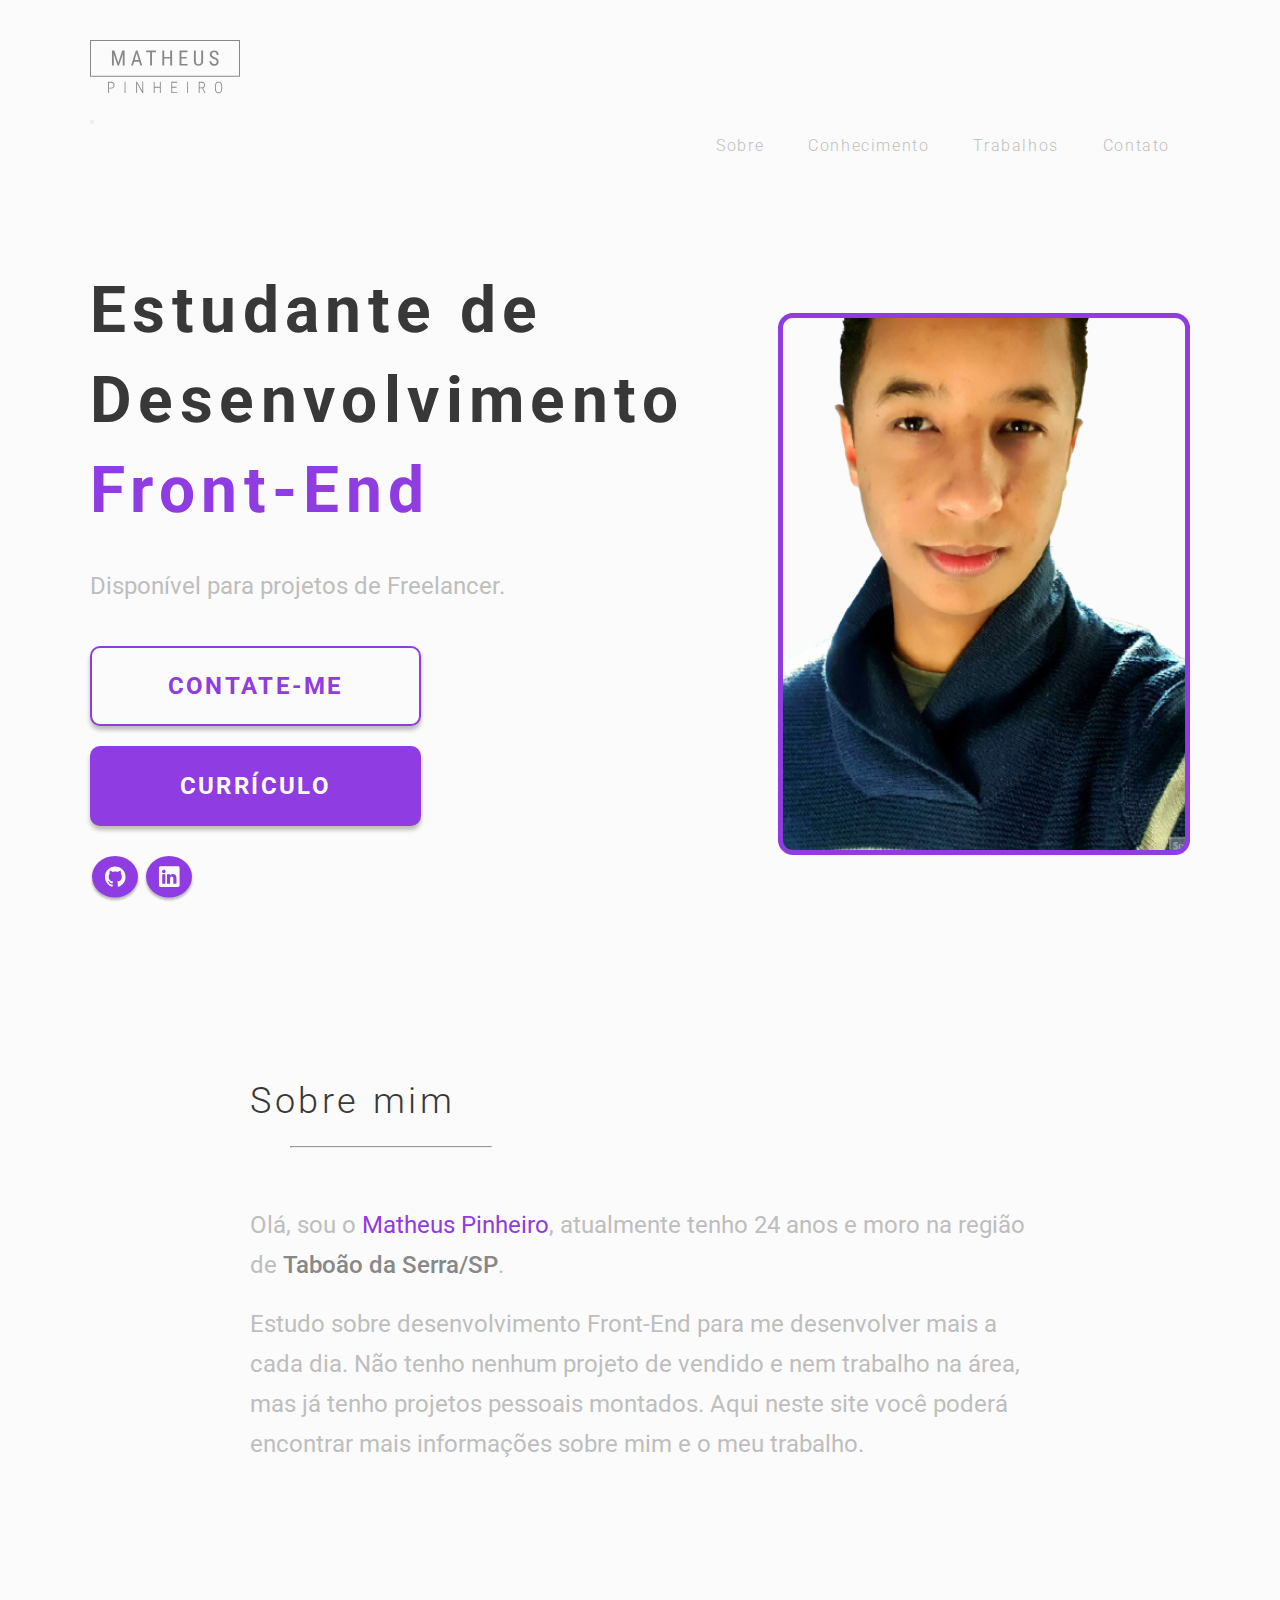
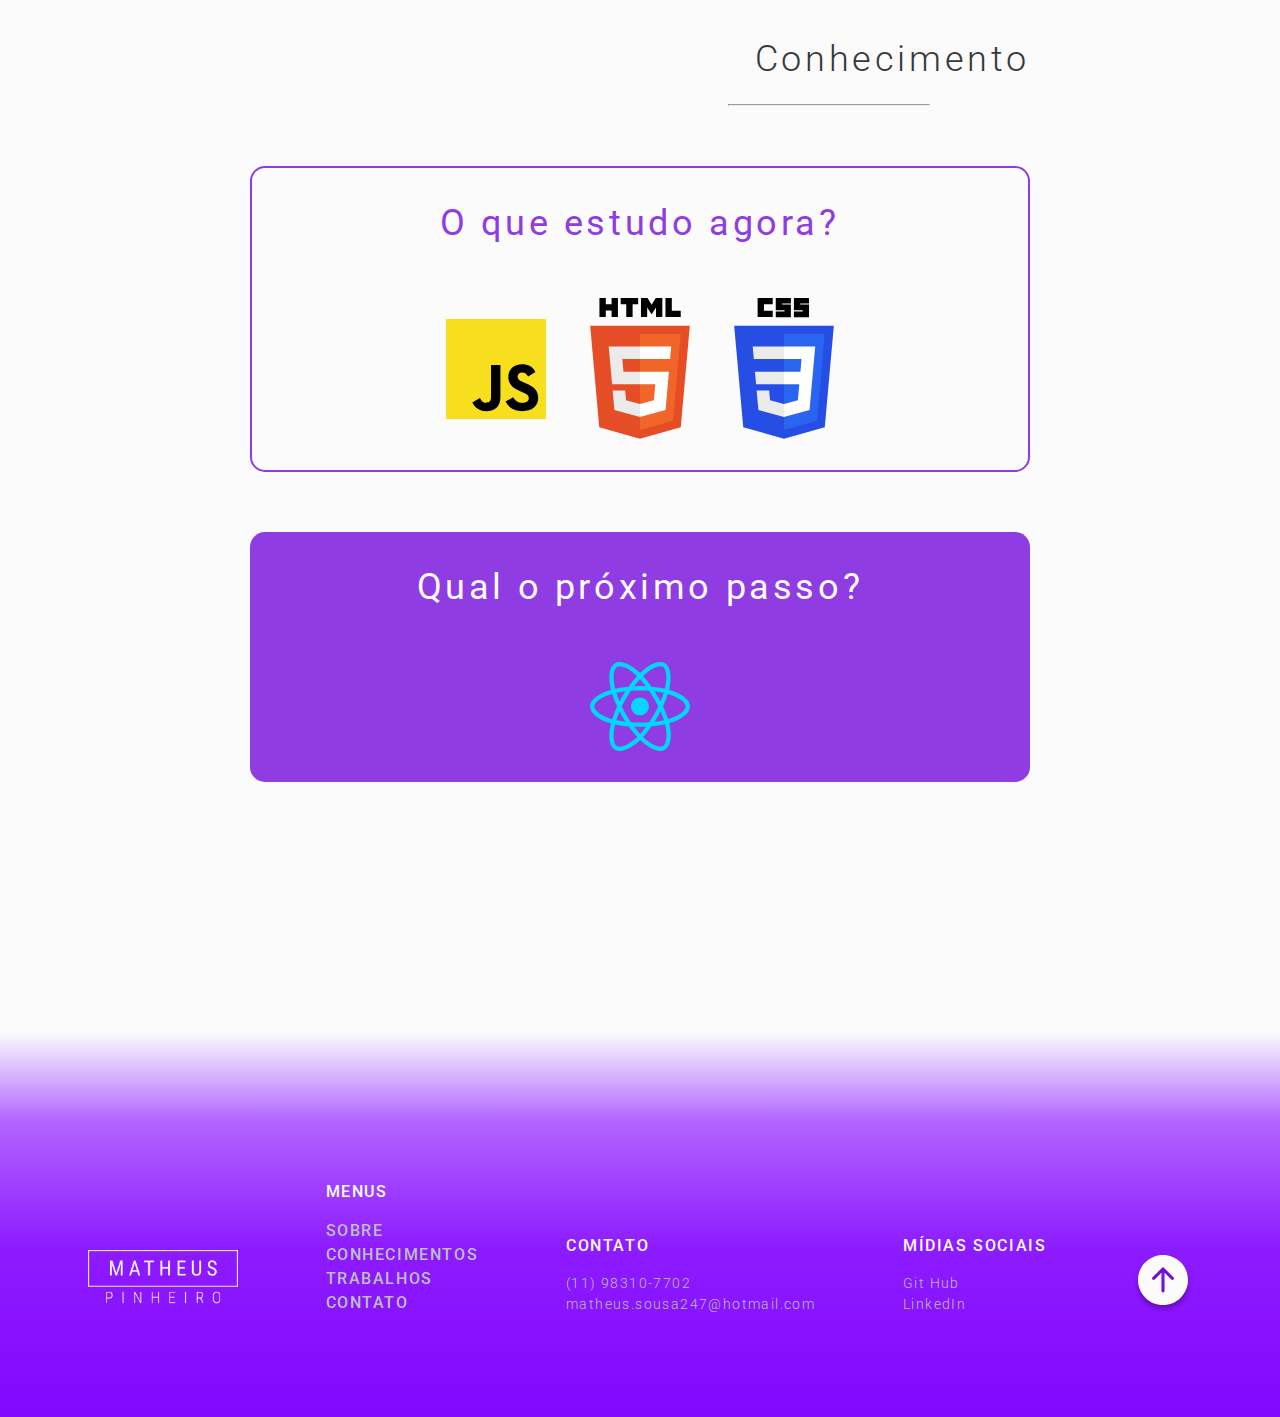
<file: index.html>
<!DOCTYPE html>
<html lang="pt-br">

<head>
    <meta charset="UTF-8">
    <meta http-equiv="X-UA-Compatible" content="IE=edge">
    <meta name="viewport" content="width=device-width, initial-scale=1.0">

    <link href="https://cdn.jsdelivr.net/npm/bootstrap@5.0.0-beta3/dist/css/bootstrap.min.css" rel="stylesheet"
        integrity="sha384-eOJMYsd53ii+scO/bJGFsiCZc+5NDVN2yr8+0RDqr0Ql0h+rP48ckxlpbzKgwra6" crossorigin="anonymous">

    <!-- CSS -->
    <link rel="stylesheet" href="css/index.css">
    <link rel="stylesheet" href="css/global.css">
    <link rel="stylesheet" href="css/responsive_index.css">

    <!-- GOOGLE FONTS -->
    <link rel="preconnect" href="https://fonts.gstatic.com">
    <link href="https://fonts.googleapis.com/css2?family=Roboto:wght@100;300;400;500;700&display=swap" rel="stylesheet">

    <!-- FAVICON -->
    <link rel="shortcut icon" href="assets/favicon.svg" type="image/x-icon">

    <title>Portifólio | Matheus Pinheiro</title>
</head>

<body>

    <header>
        <nav class="navbar navbar-expand-lg navbar-light" id="header">
            <div class="container">
                <div id="image-header">
                    <img src="assets/logo-gray.svg" alt="logo">
                </div>
                <button class="navbar-toggler" type="button" data-bs-toggle="collapse"
                    data-bs-target="#navbarNavAltMarkup" aria-controls="navbarNavAltMarkup" aria-expanded="false"
                    aria-label="Toggle navigation">
                    <span class="navbar-toggler-icon"></span>
                </button>
                <div class="collapse navbar-collapse" id="navbarNavAltMarkup">
                    <div class="navbar-nav" id="links-header">
                        <a href="#sobre">Sobre</a>
                        <a href="#conhecimento">Conhecimento</a>
                        <a href="trabalhos.html">Trabalhos</a>
                        <a href="contato.html">Contato</a>
                    </div>
                </div>
            </div>
        </nav>
    </header>

    <main>
        <div id="apresentacao-main">
            <span class="title">Estudante de Desenvolvimento <span style="color: var(--purple);">Front-End</span></span>
            <span class="sub-title">Disponível para projetos de Freelancer.</span>
            <a href="contato.html"><button class="button-not-fill">CONTATE-ME</button></a>
            <a href="download/Matheus_Pinheiro_Currículo.pdf" download><button type="button"
                    class="button-fill">CURRÍCULO</button></a>
            <div id="midias-main">
                <a target="_blank" href="https://github.com/PinheiroMatheus"><img src="assets/Button GitHub.svg"
                        alt="git hub"></a>
                <a target="_blank" href="https://www.linkedin.com/in/matheus-pinheiro-41645814b/"><img
                        src="assets/Button LinkedIn.svg" alt="linkedin"></a>
            </div>
        </div>

        <div id="perfil-main">
            <img src="assets/foto_perfil.png" alt="foto perfil">
        </div>
    </main>

    <section id="sobre">
        <span class="title-content">Sobre mim</span>
        <hr style="width: 200px; margin-left: 40px;">
        <br>
        <br>
        <br>
        <span class="sub-title">Olá, sou o <span style="color: var(--purple);">Matheus Pinheiro</span>, atualmente tenho
            24 anos e moro na região de <span style="color: var(--gray); font-weight: 500;">Taboão da
                Serra/SP</span>.</span>
        <br>
        <br>
        <span class="sub-title">Estudo sobre desenvolvimento Front-End para me desenvolver mais a cada dia. Não tenho
            nenhum projeto de vendido e nem trabalho na área, mas já tenho projetos pessoais montados.
            Aqui neste site você poderá encontrar mais informações sobre mim e o meu trabalho.</span>
    </section>

    <article id="conhecimento">
        <div id="title-conhecimento">
            <span class="title-content">Conhecimento</span>
            <hr style="width: 200px; margin-right: 100px;">
        </div>

        <div id="box1-article">
            <span>O que estudo agora?</span>
            <div id="svg-article">
                <img src="assets/logos_javascript.svg" alt="">
                <img src="assets/logos_html-5.svg" alt="">
                <img src="assets/logos_css-3.svg" alt="">
            </div>
        </div>
        <div id="box2-article">
            <span>Qual o próximo passo?</span>
            <div id="svg-article">
                <img src="assets/logos_react.svg" alt="">
            </div>
        </div>
    </article>

    <footer>
        <div id="footer">
            <div id="logo-footer">
                <img src="assets/logo.png" alt="">
            </div>
            <div id="menus-footer">
                <ul>
                    <li>MENUS</li>
                    <li><a href="#sobre">SOBRE</a></li>
                    <li><a href="#conhecimento">CONHECIMENTOS</a></li>
                    <li><a href="trabalhos.html">TRABALHOS</a></li>
                    <li><a href="contato.html">CONTATO</a></li>
                </ul>
            </div>
            <div id="contato-footer">
                <ul>
                    <li>CONTATO</li>
                    <li>(11) 98310-7702</li>
                    <li>matheus.sousa247@hotmail.com</li>
                </ul>
            </div>
            <div id="midias-footer">
                <ul>
                    <li>MÍDIAS SOCIAIS</li>
                    <li><a target="_blank" href="https://github.com/PinheiroMatheus">Git Hub</a></li>
                    <li><a target="_blank" href="https://www.linkedin.com/in/matheus-pinheiro-41645814b/">LinkedIn</a>
                    </li>
                </ul>
            </div>
            <div>
                <a href="#header"><img src="assets/bi_arrow-up-circle-fill.svg" alt="voltar ao topo"></a>
            </div>
        </div>
    </footer>

    <!-- JS -->
    <script src="https://ajax.googleapis.com/ajax/libs/jquery/2.1.0/jquery.min.js"></script>

    <script>
        var $doc = $('html, body');
        $('a').click(function () {
            $doc.animate({
                scrollTop: $($.attr(this, 'href')).offset().top
            }, 600);
            return false;
        });
    </script>

    <script src="https://cdn.jsdelivr.net/npm/bootstrap@5.0.0-beta3/dist/js/bootstrap.bundle.min.js"
        integrity="sha384-JEW9xMcG8R+pH31jmWH6WWP0WintQrMb4s7ZOdauHnUtxwoG2vI5DkLtS3qm9Ekf"
        crossorigin="anonymous"></script>

</body>

</html>
</file>
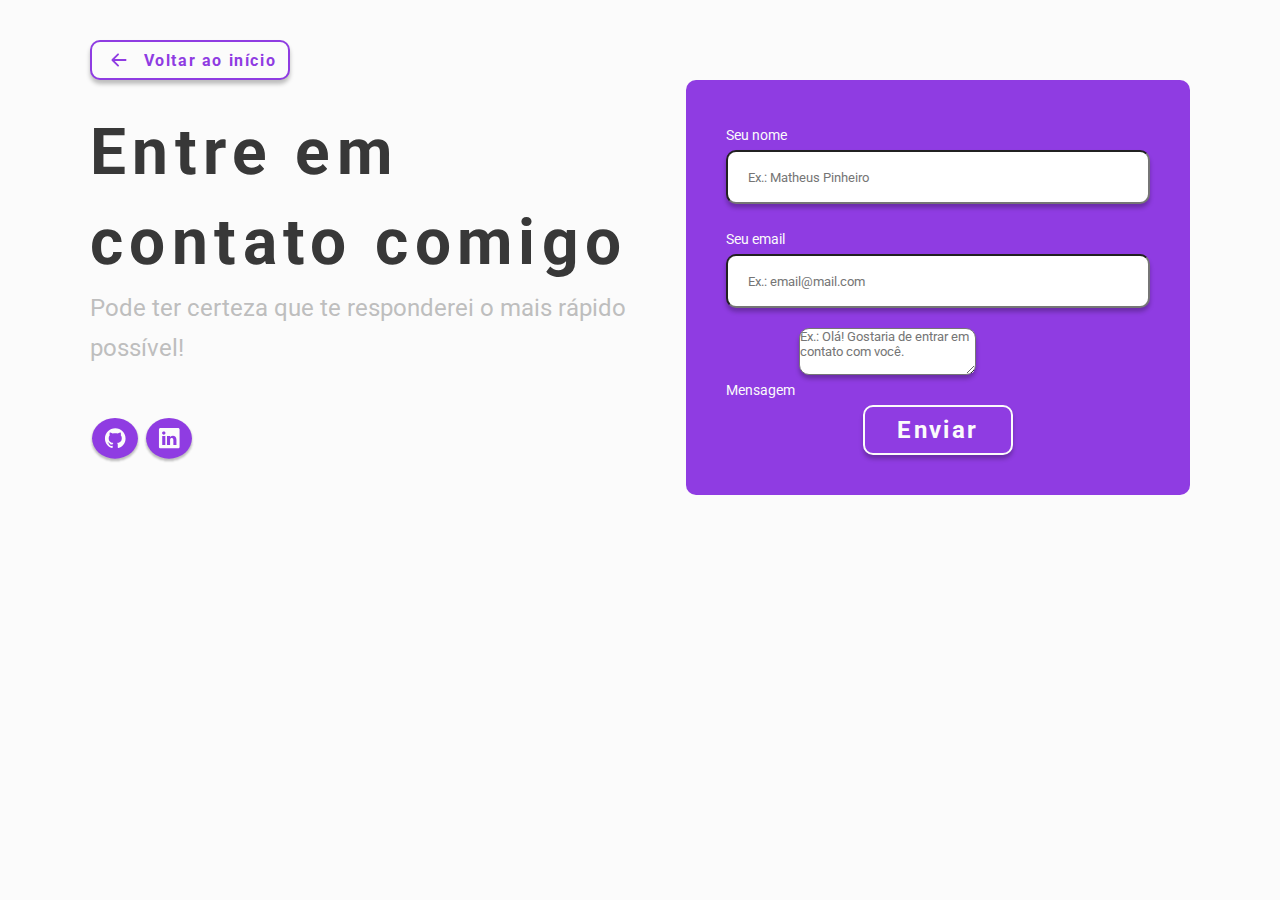
<file: contato.html>
<!DOCTYPE html>
<html lang="pt-br">

<head>
    <meta charset="UTF-8">
    <meta http-equiv="X-UA-Compatible" content="IE=edge">
    <meta name="viewport" content="width=device-width, initial-scale=1.0">

    <!-- BOOTSTRAP -->
    <link href="https://cdn.jsdelivr.net/npm/bootstrap@5.0.0-beta3/dist/css/bootstrap.min.css" rel="stylesheet"
        integrity="sha384-eOJMYsd53ii+scO/bJGFsiCZc+5NDVN2yr8+0RDqr0Ql0h+rP48ckxlpbzKgwra6" crossorigin="anonymous">

    <!-- CSS -->
    <link rel="stylesheet" href="css/contato.css">
    <link rel="stylesheet" href="css/global.css">
    <link rel="stylesheet" href="css/responsive_contato.css">

    <!-- GOOGLE FONTS -->
    <link rel="preconnect" href="https://fonts.gstatic.com">
    <link href="https://fonts.googleapis.com/css2?family=Roboto:wght@100;300;400;500;700&display=swap" rel="stylesheet">

    <!-- FAVICON -->
    <link rel="shortcut icon" href="assets/favicon.svg" type="image/x-icon">

    <title>Contato | Matheus Pinheiro</title>
</head>

<body>
    <header>
        <div id="header">
            <a href="index.html"><button class="button-voltar"><img src="assets/bi_arrow-left-short.svg" alt=""> Voltar
                    ao início</button></a>
        </div>
    </header>

    <main>
        <div id="main-content">
            <div id="main-text">
                <span class="title">Entre em contato comigo</span>
                <span class="sub-title">Pode ter certeza que te responderei o mais rápido possível!</span>

                <div id="main-links">
                    <a target="_blank" href="https://github.com/PinheiroMatheus"><img src="assets/Button GitHub.svg" alt="git hub"></a>
                    <a target="_blank" href="https://www.linkedin.com/in/matheus-pinheiro-41645814b/"><img src="assets/Button LinkedIn.svg" alt="linkedin"></a>
                </div>
            </div>

            <div id="main-form">
                <form id="contatoForm" action="https://api.staticforms.xyz/submit" method="post">
                    <input type="hidden" name="accessKey" value="60705cd7-f634-48c7-8c11-0fe696d10fe1">
                    <input type="hidden" name="subject" value="Contato | Portfólio">
                    <input type="hidden" name="redirectTo" value="https://portfolio-matheus-pinheiro.vercel.app/obrigado.html">
                    <div class="mb-3">
                        <label for="exampleInputText1" class="form-label label">Seu nome</label>
                        <input type="text" name="name" class="form-control" id="exampleInputText1" aria-describedby="emailHelp" placeholder="Ex.: Matheus Pinheiro" required>
                    </div>
                    <div class="mb-3">
                        <label for="exampleInputEmail1" class="form-label label">Seu email</label>
                        <input type="email" name="email" class="form-control" id="exampleInputEmail1" aria-describedby="emailHelp" placeholder="Ex.: email@mail.com" required>
                    </div>
                    <div class="mb-3">
                        <label for="exampleFormControlTextarea1" class="form-label label">Mensagem</label>
                        <textarea name="message" class="form-control" id="exampleFormControlTextarea1" rows="3" placeholder="Ex.: Olá! Gostaria de entrar em contato com você." required></textarea>
                    </div>
                    <button type="submit" value="click" class="btn button-enviar">Enviar</button>
                </form>
            </div>
        </div>
    </main>

    <aside>

    </aside>
    <script src="https://cdn.jsdelivr.net/npm/bootstrap@5.0.0-beta3/dist/js/bootstrap.bundle.min.js"
        integrity="sha384-JEW9xMcG8R+pH31jmWH6WWP0WintQrMb4s7ZOdauHnUtxwoG2vI5DkLtS3qm9Ekf"
        crossorigin="anonymous"></script>
</body>

</html>
</file>
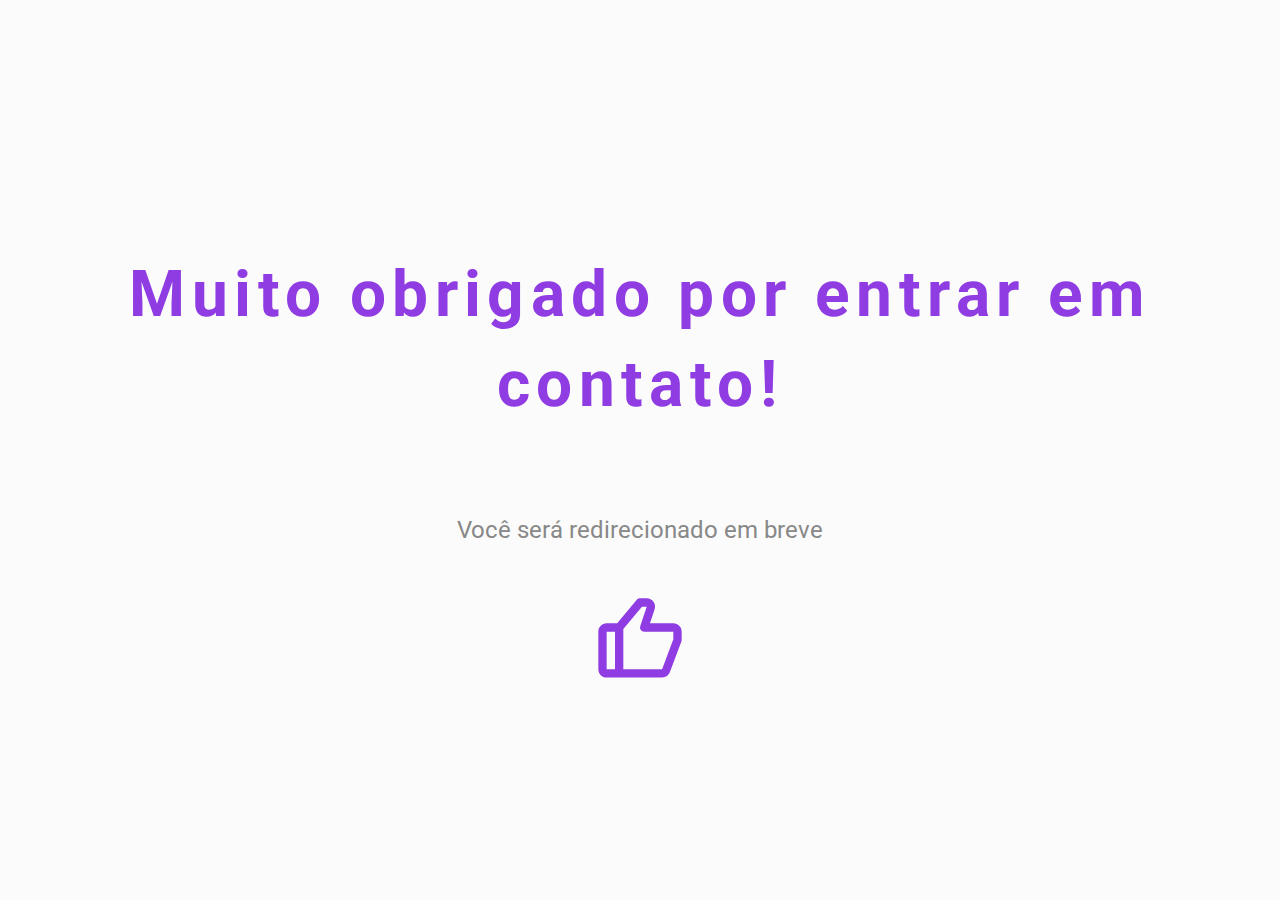
<file: obrigado.html>
<!DOCTYPE html>
<html lang="pt-br">
<head>
    <meta charset="UTF-8">
    <meta http-equiv="X-UA-Compatible" content="IE=edge">
    <meta name="viewport" content="width=device-width, initial-scale=1.0">
    <meta http-equiv="refresh" content="3; URL='https://portfolio-matheus-pinheiro.vercel.app/contato.html'"/>
    
    <!-- CSS -->
    <link rel="stylesheet" href="css/obrigado.css">
    <link rel="stylesheet" href="css/global.css">
    <link rel="stylesheet" href="css/responsive_obrigado.css">

    <!-- GOOGLE FONTS -->
    <link rel="preconnect" href="https://fonts.gstatic.com">
    <link href="https://fonts.googleapis.com/css2?family=Roboto:wght@100;300;400;500;700&display=swap" rel="stylesheet">

    <!-- FAVICON -->
    <link rel="shortcut icon" href="assets/favicon.svg" type="image/x-icon">

    <title>Contato | Matheus Pinheiro</title>
</head>
<body>
    <div>
        <span class="title">Muito obrigado por entrar em contato!</span>
        <span class="sub-title">Você será redirecionado em breve</span>
        <img src="assets/bx-like.svg" alt="like">
    </div>
</body>
</html>
</file>
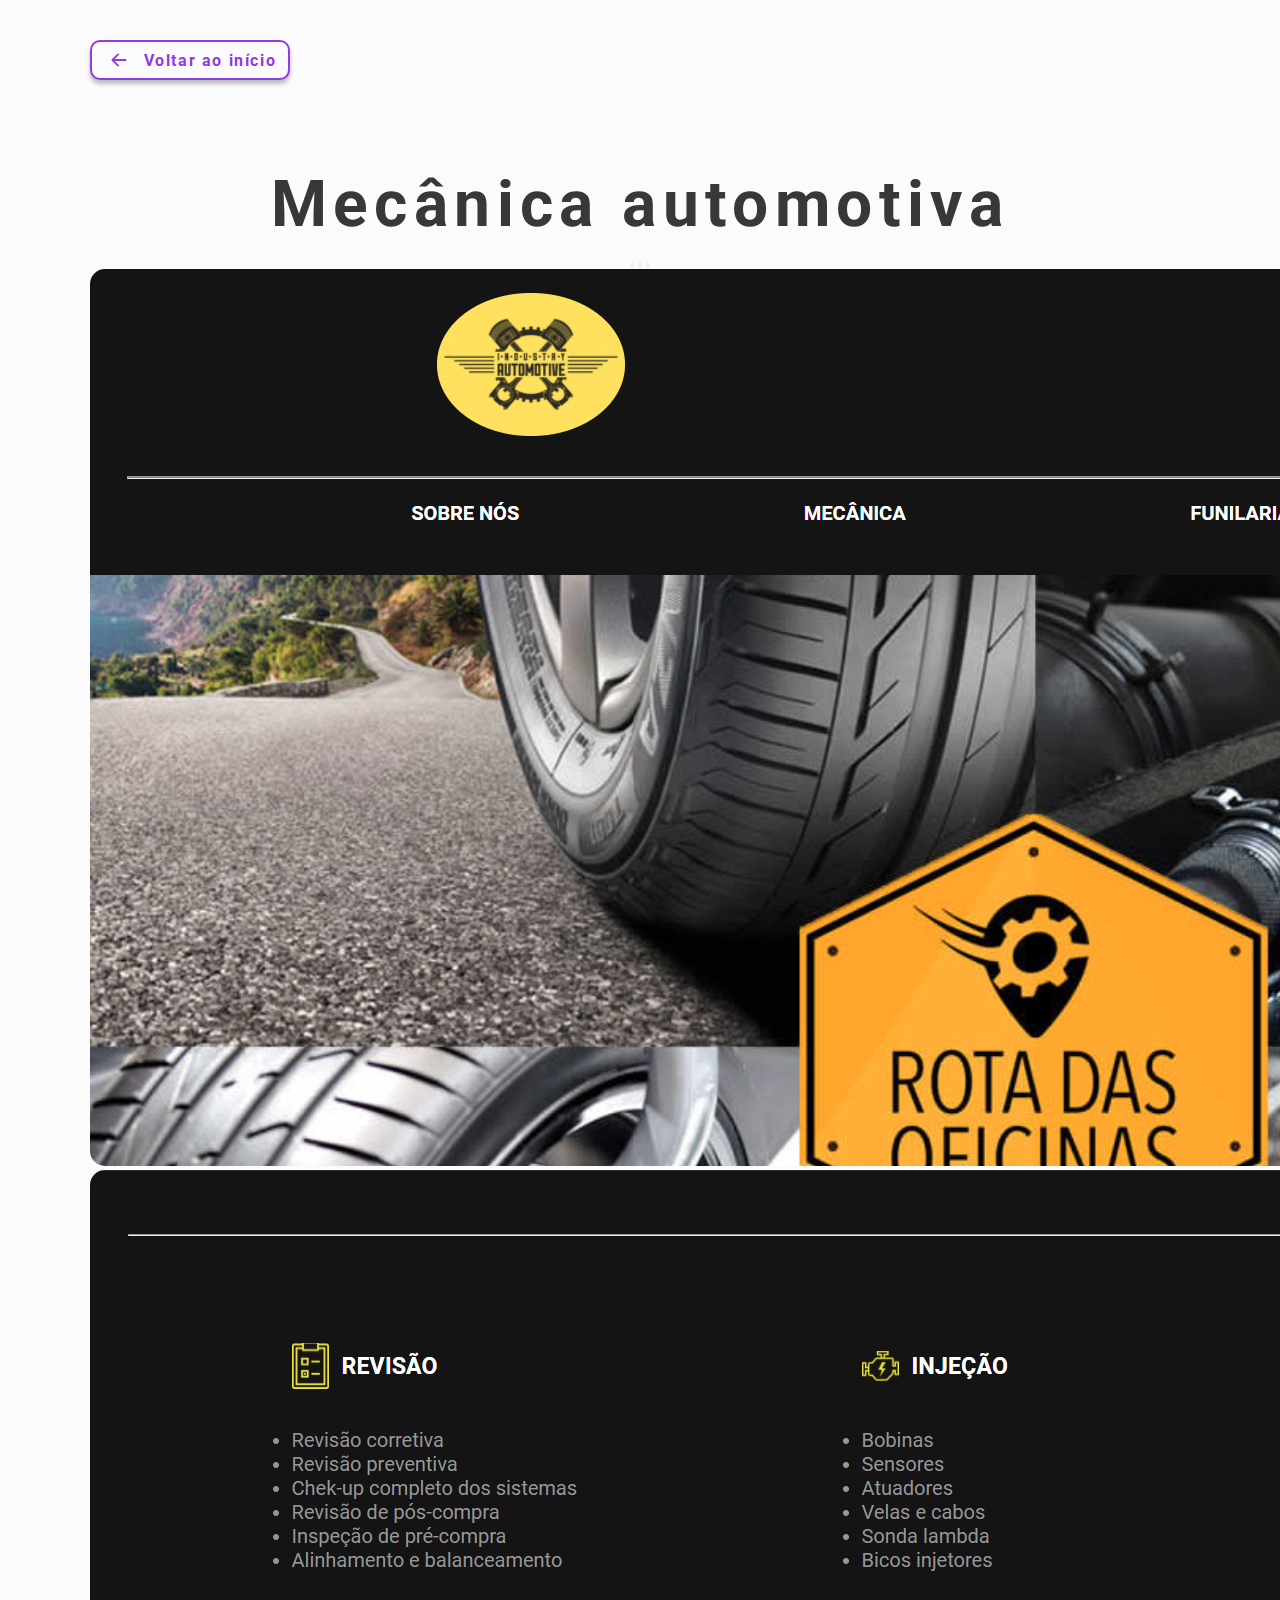
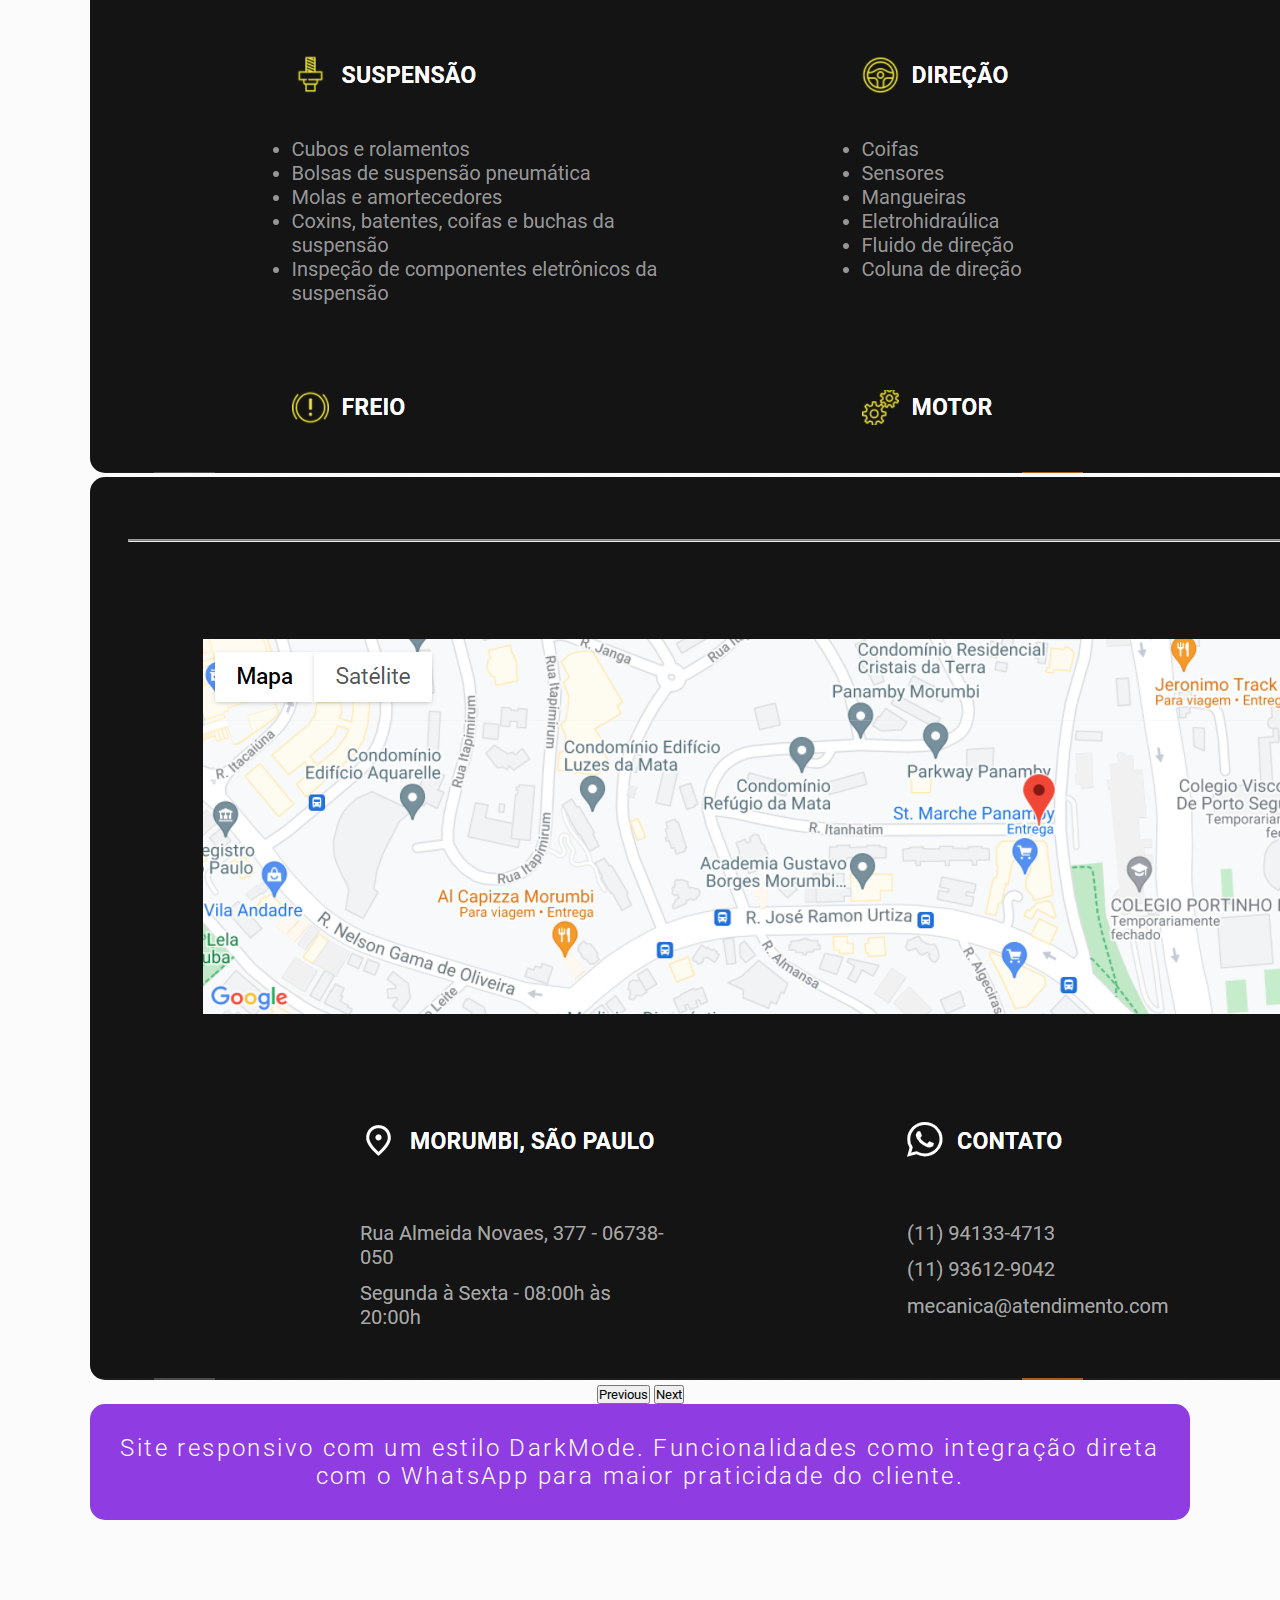
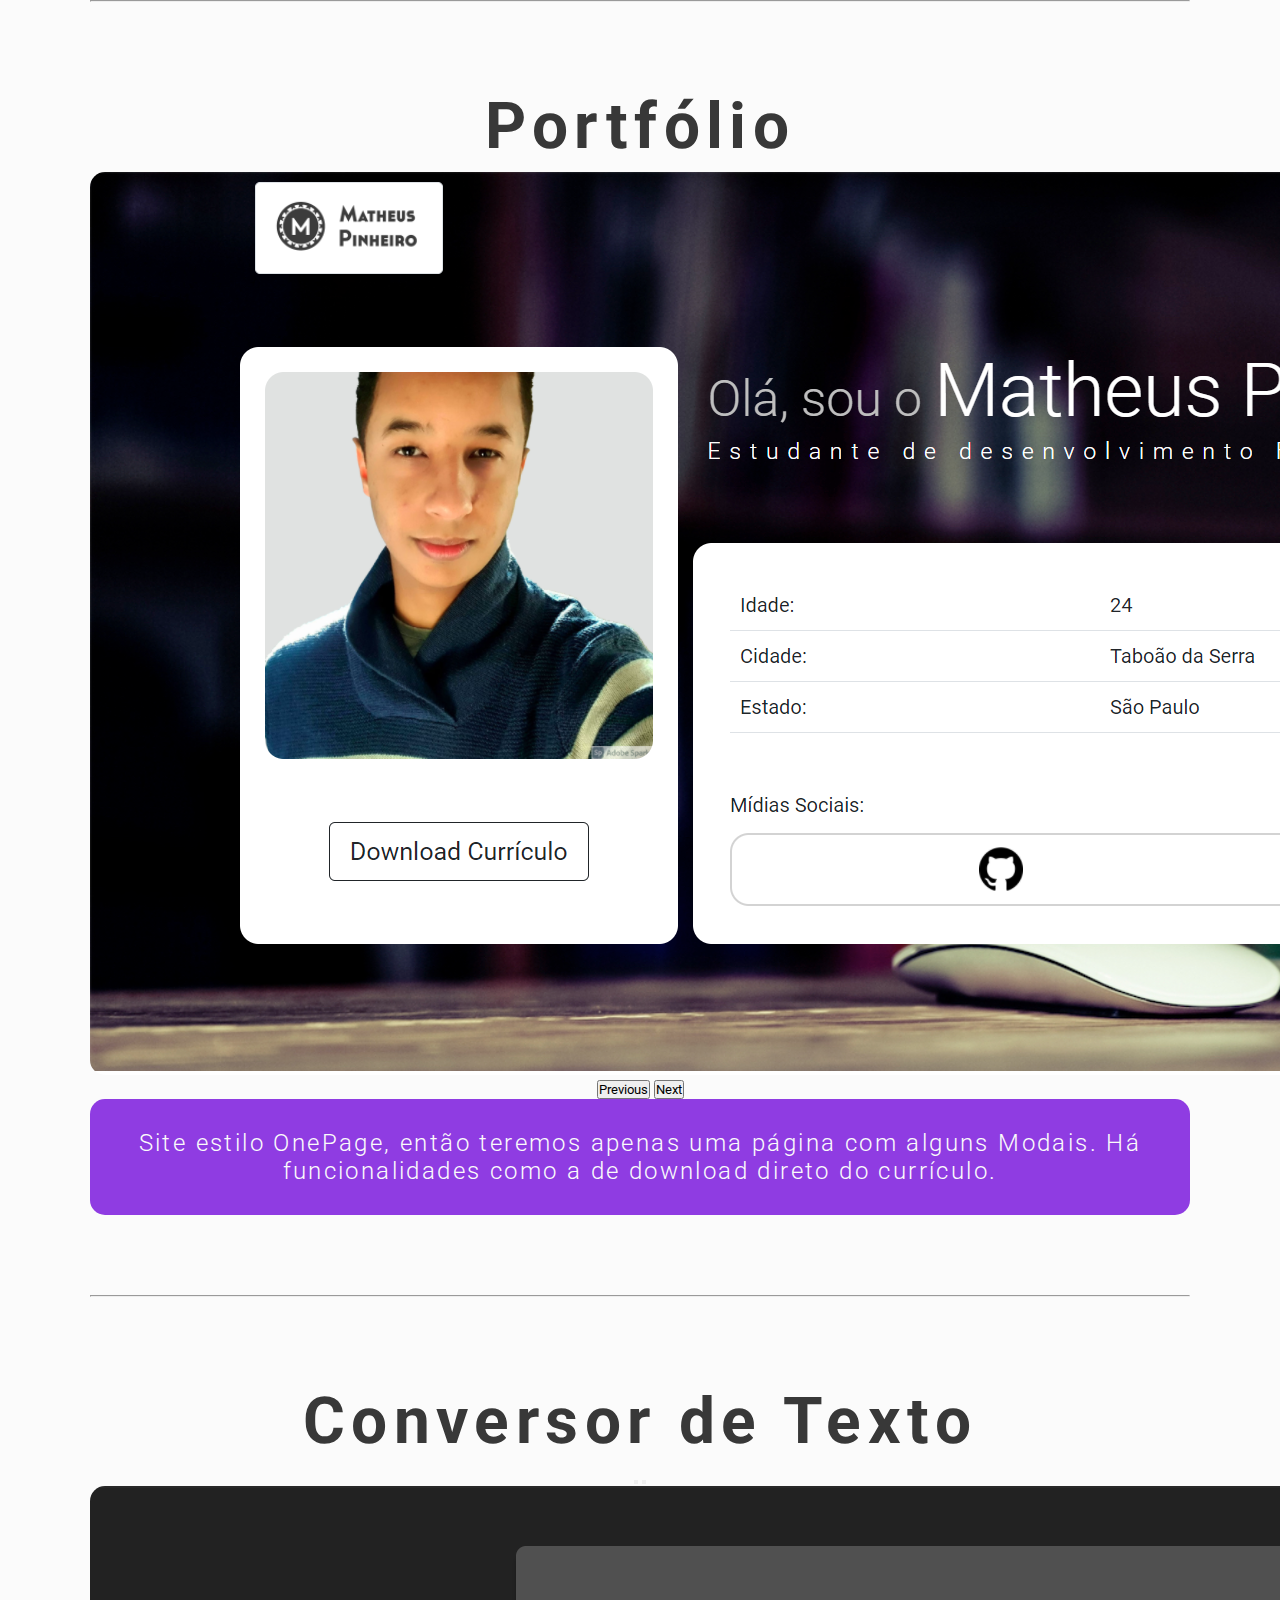
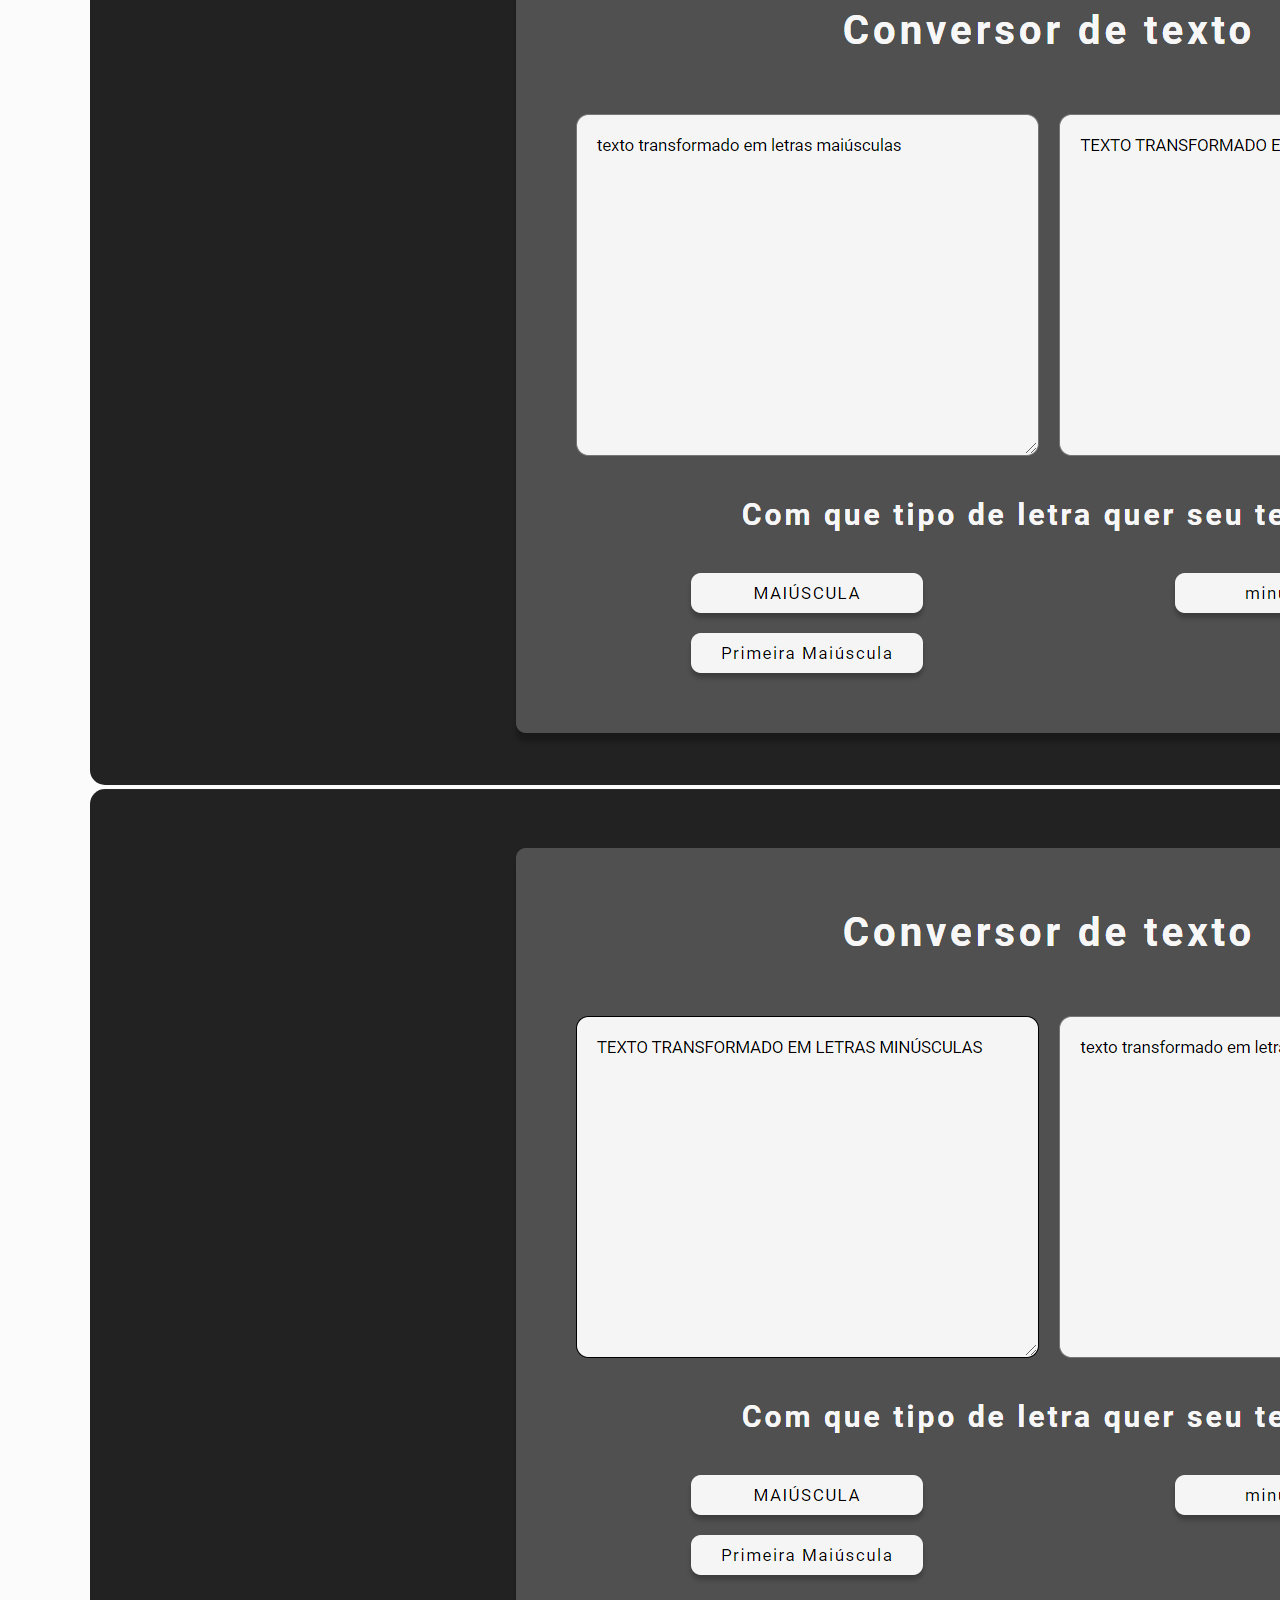
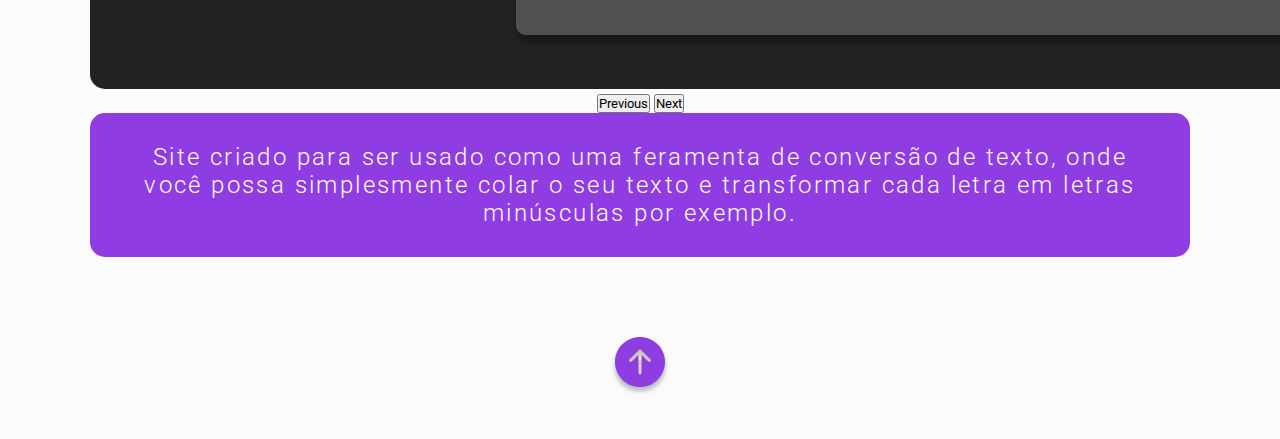
<file: trabalhos.html>
<!DOCTYPE html>
<html lang="en">

<head>
    <meta charset="UTF-8">
    <meta http-equiv="X-UA-Compatible" content="IE=edge">
    <meta name="viewport" content="width=device-width, initial-scale=1.0">

    <!-- BOOTSTRAP -->
    <link href="https://cdn.jsdelivr.net/npm/bootstrap@5.0.0-beta3/dist/css/bootstrap.min.css" rel="stylesheet"
        integrity="sha384-eOJMYsd53ii+scO/bJGFsiCZc+5NDVN2yr8+0RDqr0Ql0h+rP48ckxlpbzKgwra6" crossorigin="anonymous">

    <!-- CSS -->
    <link rel="stylesheet" href="css/trabalhos.css">
    <link rel="stylesheet" href="css/global.css">
    <link rel="stylesheet" href="css/responsive_trabalho.css">

    <!-- GOOGLE FONTS -->
    <link rel="preconnect" href="https://fonts.gstatic.com">
    <link href="https://fonts.googleapis.com/css2?family=Roboto:wght@100;300;400;500;700&display=swap" rel="stylesheet">

    <!-- FAVICON -->
    <link rel="shortcut icon" href="assets/favicon.svg" type="image/x-icon">

    <title>Trabalhos | Matheus Pinheiro</title>
</head>

<body>
    <header id="header-top">
        <div id="header">
            <a href="index.html"><button class="button-voltar"><img src="assets/bi_arrow-left-short.svg" alt=""> Voltar
                    ao início</button></a>
        </div>
    </header>

    <main>
        <div id="card">
            <!-- TITULO -->
            <span class="title">Mecânica automotiva</span>

            <!-- CAROUSEL -->
            <div id="carousel" class="carousel slide my-5" data-bs-ride="carousel">
                <div class="carousel-indicators">
                    <button type="button" data-bs-target="#carousel" data-bs-slide-to="0" class="active"
                        aria-current="true" aria-label="Slide 1"></button>
                    <button type="button" data-bs-target="#carousel" data-bs-slide-to="1" aria-label="Slide 2"></button>
                    <button type="button" data-bs-target="#carousel" data-bs-slide-to="2" aria-label="Slide 3"></button>
                </div>
                <div id="carousel-img" class="carousel-inner">
                    <div class="carousel-item active">
                        <a target="_blank" href="https://mecanica-automotiva.vercel.app/"><img
                                src="assets/mecanica-automotiva.png" class="d-block w-100" alt="foto-1"></a>
                    </div>
                    <div class="carousel-item">
                        <a target="_blank" href="https://mecanica-automotiva.vercel.app/"><img
                                src="assets/mecanica-automotiva2.png" class="d-block w-100" alt="foto-2"></a>
                    </div>
                    <div class="carousel-item">
                        <a target="_blank" href="https://mecanica-automotiva.vercel.app/"><img
                                src="assets/mecanica-automotiva3.png" class="d-block w-100" alt="foto-3"></a>
                    </div>
                </div>
                <button class="carousel-control-prev" type="button" data-bs-target="#carousel" data-bs-slide="prev">
                    <span class="carousel-control-prev-icon" aria-hidden="true"></span>
                    <span class="visually-hidden">Previous</span>
                </button>
                <button class="carousel-control-next" type="button" data-bs-target="#carousel" data-bs-slide="next">
                    <span class="carousel-control-next-icon" aria-hidden="true"></span>
                    <span class="visually-hidden">Next</span>
                </button>
            </div>

            <!-- INFORMAÇÔES -->
            <div id="card-info">
                <span class="card-descr">Site responsivo com um estilo DarkMode. Funcionalidades como integração direta
                    com
                    o WhatsApp para
                    maior praticidade do cliente.</span>
            </div>
        </div>

        <hr>

        <div id="card">
            <!-- TITULO -->
            <span class="title">Portfólio</span>

            <!-- CAROUSEL -->
            <div id="carousel" class="carousel slide my-5" data-bs-ride="carousel">
                <!-- <div class="carousel-indicators">
                    <button type="button" data-bs-target="#carousel" data-bs-slide-to="0" class="active"
                        aria-current="true" aria-label="Slide 1"></button>
                    <button type="button" data-bs-target="#carousel" data-bs-slide-to="1" aria-label="Slide 2"></button>
                    <button type="button" data-bs-target="#carousel" data-bs-slide-to="2" aria-label="Slide 3"></button>
                </div> -->
                <div id="carousel-img" class="carousel-inner">
                    <div class="carousel-item active">
                        <a target="_blank" href="https://matheus-pinheiro-portfolio.vercel.app/"><img
                                src="assets/portfolio.png" class="d-block w-100" alt="foto-1"></a>
                    </div>
                </div>
                <button class="carousel-control-prev" type="button" data-bs-target="#carousel" data-bs-slide="prev">
                    <span class="carousel-control-prev-icon" aria-hidden="true"></span>
                    <span class="visually-hidden">Previous</span>
                </button>
                <button class="carousel-control-next" type="button" data-bs-target="#carousel" data-bs-slide="next">
                    <span class="carousel-control-next-icon" aria-hidden="true"></span>
                    <span class="visually-hidden">Next</span>
                </button>
            </div>

            <!-- INFORMAÇÔES -->
            <div id="card-info">
                <span class="card-descr">Site estilo OnePage, então teremos apenas uma página com alguns Modais.
                    Há funcionalidades como a de download direto do currículo.</span>
            </div>
        </div>

        <hr>

        <div id="card">
            <!-- TITULO -->
            <span class="title">Conversor de Texto</span>

            <!-- CAROUSEL -->
            <div id="carousel" class="carousel slide my-5" data-bs-ride="carousel">
                <div class="carousel-indicators">
                    <button type="button" data-bs-target="#carousel" data-bs-slide-to="0" class="active"
                        aria-current="true" aria-label="Slide 1"></button>
                    <button type="button" data-bs-target="#carousel" data-bs-slide-to="1" aria-label="Slide 2"></button>
                </div>
                <div id="carousel-img" class="carousel-inner">
                    <div class="carousel-item active">
                        <a target="_blank" href="https://conversor-de-texto-ten.vercel.app/"><img
                                src="assets/conversor-texto1.png" class="d-block w-100" alt="foto-1"></a>
                    </div>
                    <div class="carousel-item">
                        <a target="_blank" href="https://conversor-de-texto-ten.vercel.app/"><img
                                src="assets/conversor-texto2.png" class="d-block w-100" alt="foto-2"></a>
                    </div>
                </div>
                <button class="carousel-control-prev" type="button" data-bs-target="#carousel" data-bs-slide="prev">
                    <span class="carousel-control-prev-icon" aria-hidden="true"></span>
                    <span class="visually-hidden">Previous</span>
                </button>
                <button class="carousel-control-next" type="button" data-bs-target="#carousel" data-bs-slide="next">
                    <span class="carousel-control-next-icon" aria-hidden="true"></span>
                    <span class="visually-hidden">Next</span>
                </button>
            </div>

            <!-- INFORMAÇÔES -->
            <div id="card-info">
                <span class="card-descr">Site criado para ser usado como uma feramenta de conversão de texto, onde você
                    possa simplesmente colar o seu texto e transformar cada letra em letras minúsculas por
                    exemplo.</span>
            </div>
        </div>

        <div>
            <a href="#header-top"><img src="assets/bi_arrow-up-circle-fill-purple.svg" alt=""></a>
        </div>
    </main>

    <!-- JS -->
    <script src="https://ajax.googleapis.com/ajax/libs/jquery/2.1.0/jquery.min.js"></script>

    <script>
        var $doc = $('html, body');
        $('a').click(function () {
            $doc.animate({
                scrollTop: $($.attr(this, 'href')).offset().top
            }, 600);
            return false;
        });
    </script>

    <script src="https://cdn.jsdelivr.net/npm/bootstrap@5.0.0-beta3/dist/js/bootstrap.bundle.min.js"
        integrity="sha384-JEW9xMcG8R+pH31jmWH6WWP0WintQrMb4s7ZOdauHnUtxwoG2vI5DkLtS3qm9Ekf"
        crossorigin="anonymous"></script>

</body>

</html>
</file>
<file: css/index.css>
/* GLOBAL */
body {
    background-color: var(--white);
}

/* HEADER */
header nav#header {
    padding: 40px 90px;
}

header nav div {
    justify-content: space-between;
}

header nav#header div div#image-header {
    max-width: 150px;
}

header nav#header div div#image-header img {
    width: 100%;
    height: auto;
}

header nav#header div div#navbarNavAltMarkup {
    justify-content: flex-end;
}

header nav#header div div#navbarNavAltMarkup div#links-header {
    float: right;
    margin-top: 10px;
}

header nav#header div div#navbarNavAltMarkup div#links-header a {
    text-decoration: none;
    color: var(--thin-gray);
    padding: 0 20px;
    font-style: normal;
    font-weight: 300;
    font-size: 16px;
    line-height: 19px;
    letter-spacing: 0.1em;
}

/* MAIN */
main {
    margin: 100px 90px;
    display: flex;
    justify-content: space-between;
}

main div#apresentacao-main {
    display: grid;
    width: 600px;
    margin-right: 50px;
}

main div#apresentacao-main span.sub-title{
    margin: 30px 0;
}

main div#apresentacao-main button {
    margin: 10px 0;
}

main div#apresentacao-main div#midias-main {
    margin-top: 20px;
}

main div#apresentacao-main div#midias-main img {
    width: 50px;
}

main div#apresentacao-main div#midias-main img:hover {
    transform: scale(1.1);
}

main div#perfil-main {
    align-self: center;
}

main div#perfil-main img {
    height: auto;
    width: 100%;
}

/* SECTION */
section {
    margin: 150px 250px 150px 250px;
}

/* ARTICLE */
article {
    margin: 0 250px 250px 250px;
}

article div#title-conhecimento{
    text-align: -webkit-right;
}

article div#box1-article {
    text-align: center;
    margin: 60px 0;
    border: 2px solid var(--purple);
    border-radius: 15px;
    height: auto;
    padding: 10px 0 30px 0;
}

article div#box1-article span {
    font-style: normal;
    font-weight: normal;
    font-size: 36px;
    line-height: 90px;
    letter-spacing: 0.1em;
    color: var(--purple);
}

article div#box1-article div#svg-article {
    margin-top: 30px;
}

article div#box1-article div#svg-article img {
    margin: 0 20px;
    vertical-align: middle;
}

article div#box2-article {
    text-align: center;
    margin: 60px 0;
    background-color: var(--purple);
    border-radius: 15px;
    height: auto;
    padding: 10px 0 30px 0;
}

article div#box2-article span {
    font-style: normal;
    font-weight: normal;
    font-size: 36px;
    line-height: 90px;
    letter-spacing: 0.1em;
    color: var(--white);
    margin-bottom: 100px;
}

article div#box2-article div#svg-article {
    margin-top: 30px;
}

article div#box2-article div#svg-article img {
    margin: 0 20px;
    vertical-align: middle;
}

/* FOOTER */
footer {
    background: linear-gradient(180deg, #FBFBFB 0%, rgba(177, 99, 255, 0.997906) 23.46%, #8D1BFF 56.41%, #7F00FE 115.71%);
    height: 385px;
    width: 100%;
}

footer div#footer {
    display: flex;
    justify-content: space-evenly;
    align-items: end;
    padding-top: 150px;
}

footer div#logo-footer {
    max-width: 150px;
}

footer div#logo-footer img {
    width: 100%;
    height: auto;
}

footer div#menus-footer ul li a {
    color: var(--thin-gray);
    text-decoration: none;
}

footer div#menus-footer ul li{
    list-style: none;
    color: var(--white);
    font-style: normal;
    font-weight: 500;
    font-size: 16px;
    line-height: 19px;
    letter-spacing: 0.1em;
    margin-bottom: 5px;
}

footer div#menus-footer ul li:nth-child(-n+1){
    margin-bottom: 20px;
}

footer div#contato-footer ul li {
    list-style: none;
    font-style: normal;
    font-weight: 300;
    font-size: 14px;
    line-height: 16px;
    letter-spacing: 0.1em;
    margin-bottom: 5px;
    color: var(--thin-gray);
}

footer div#contato-footer ul li:nth-child(-n+1){
    color: var(--white);
    font-style: normal;
    font-weight: 500;
    font-size: 16px;
    line-height: 19px;
    letter-spacing: 0.1em;
    margin-bottom: 20px;
}

footer div#midias-footer ul li {
    list-style: none;
    list-style: none;
    font-style: normal;
    font-weight: 300;
    font-size: 14px;
    line-height: 16px;
    letter-spacing: 0.1em;
    margin-bottom: 5px;
    color: var(--thin-gray);
}

footer div#midias-footer ul li:nth-child(-n+1){
    color: var(--white);
    font-style: normal;
    font-weight: 500;
    font-size: 16px;
    line-height: 19px;
    letter-spacing: 0.1em;
    margin-bottom: 20px;
}

footer div#midias-footer ul li a {
    color: var(--thin-gray);
    text-decoration: none;
}
</file>
<file: css/global.css>
* {
    font-family: 'Roboto', sans-serif;
    margin: 0;
    padding: 0;
}

/* COLORS */
:root {
    --purple: #8F3CE2;
    --white: #FBFBFB;
    --black: #383838;
    --thin-gray: #BEBEBE;
    --gray: #888888
}

/* BUTTONS */
.button-fill {
    width: 331px;
    height: 80px;
    background-color: var(--purple);
    border-radius: 10px;
    border: 0;
    box-shadow: 0px 4px 4px rgba(0, 0, 0, 0.25);
    color: var(--white);
    font-size: 24px;
    letter-spacing: 0.1em;
    font-weight: 700;
}

.button-fill:hover {
    cursor: pointer;
    transform: scale(1.025);
}

.button-not-fill {
    width: 331px;
    height: 80px;
    background-color: var(--white);
    border-radius: 10px;
    border: 2px solid var(--purple);
    box-shadow: 0px 4px 4px rgba(0, 0, 0, 0.25);
    color: var(--purple);
    font-size: 24px;
    letter-spacing: 0.1em;
    font-weight: 700;
}

.button-not-fill:hover {
    cursor: pointer;
    transform: scale(1.025);
}

.button-voltar {
    width: 200px;
    height: 40px;
    background-color: var(--white);
    border-radius: 10px;
    border: 2px solid var(--purple);
    box-shadow: 0px 4px 4px rgba(0, 0, 0, 0.25);
    color: var(--purple);
    font-size: 16px;
    letter-spacing: 0.1em;
    font-weight: 700;
    display: flex;
    justify-content: center;
    align-items: center;
}

.button-voltar:hover {
    cursor: pointer;
    transform: scale(1.025);
}

.button-enviar {
    width: 150px;
    height: 50px;
    background-color: var(--purple);
    border-radius: 10px;
    border: 2px solid var(--white);
    box-shadow: 0px 4px 4px rgba(0, 0, 0, 0.25);
    color: var(--white);
    font-size: 24px;
    letter-spacing: 0.1em;
    font-weight: 700;
}

.button-enviar:hover {
    cursor: pointer;
    transform: scale(1.025);
    color: var(--white);
}

/* TEXTO */
.title {
    font-style: normal;
    font-weight: bold;
    font-size: 64px;
    line-height: 90px;
    letter-spacing: 0.1em;
    color: var(--black);
}

.sub-title {
    font-style: normal;
    font-weight: normal;
    font-size: 24px;
    line-height: 40px;
    color: var(--thin-gray);
}

.title-content {
    font-style: normal;
    font-weight: 300;
    font-size: 36px;
    line-height: 90px;
    letter-spacing: 0.1em;    
    color: var(--black);
}

.label {
    font-style: normal;
    font-weight: normal;
    font-size: 14px;
    line-height: 30px;  
    color: var(--white);
}

.card-descr {
    color: var(--white);
    letter-spacing: 0.1em;    
    font-weight: 300;
    font-style: normal;
    font-size: 24px;

}
</file>
<file: css/responsive_index.css>
@media screen and (max-width: 1000px) {
    /* HEADER */
    header nav#header div div#navbarNavAltMarkup div#links-header a {
        margin-top: 10px;
        text-align: right;
    }
    /* FOOTER */
    footer {
        height: auto;
    }
    footer div#footer{
        display: grid;
        text-align: center;
    }
    footer div#footer div#logo-footer {
        justify-self: center;
    }
    footer div#footer div ul {
        padding: 0;
        margin-top: 20px;
    }
}

@media screen and (max-width: 1100px) {
    /* MAIN */
    main {
        display: flex;
        flex-direction: column-reverse;
        align-items: center;
        text-align: center;
    }
    main div#apresentacao-main {
        margin: 0;
    }
    main div#perfil-main {
        margin-bottom: 40px;
    }
    /* SECTION */
    section {
        margin: 150px 90px 150px 90px;
        text-align: -webkit-center;
    }
    /* ARTICLE */
    article {
        margin: 150px 90px 150px 90px;
    }
    article div#title-conhecimento {
        text-align: -webkit-center;
    }
}

@media screen and (max-width: 600px) {
    /* HEADER */
    header nav#header div div#navbarNavAltMarkup div#links-header a {
        margin-top: 20px;
        font-size: 20px;
    }
    header nav#header {
        padding: 40px 20px;
    }
    header nav#header div div#image-header {
        max-width: 100px;
    }
    /* MAIN */
    main {
        margin: 60px 20px;
        display: flex;
        justify-content: space-between;
    }
    main div#apresentacao-main {
        display: grid;
        width: auto;
        margin-right: 0;
    }
    main div#apresentacao-main span.title{
        font-size: 35px;
        line-height: 50px;
    }
    main div#apresentacao-main span.sub-title{
        font-size: 25px;
        line-height: 30px;
    }
    /* SECTION */
    section {
        margin: 50px 20px 50px 20px;
    }
    /* ARTICLE */
    article {
        margin: 0 20px 50px 20px;
    }
    article div#box1-article span {
        line-height: 45px;
    }
    article div#box2-article span {
        line-height: 45px;
    }
    
}
</file>
<file: css/contato.css>
body {
    background-color: var(--white);
}

a {
    text-decoration: none;
}

/* HEADER */
header {
    padding-top: 40px;
}

header div#header {
    display: flex;
    margin: 0 90px;
    justify-content: flex-start;
    align-items: center;
}

header div#header button img {
    margin-right: 10px;
}

/* MAIN */
main div#main-content {
    display: flex;
    justify-content: space-between;
    align-items: center;
    margin: 0 90px;
}

main div#main-content div#main-text {
    display: flex;
    flex-direction: column;
    margin-right: 30px;
}

main div#main-content div#main-text div#main-links{
    margin-top: 50px;
}

main div#main-content div#main-text div#main-links img{
    width: 50px;
    height: 100%;
}

main div#main-content div#main-text div#main-links img:hover{
    transform: scale(1.1);
}

@keyframes fading_scale {
    from {
        opacity: 0;
        transform: scale(0.9);
        transform: translateX(-55px);
    }
    to {
        opacity: 1;
        transform: scale(1);
        transform: translateX(0);
    }
}

main div#main-content div#main-form {
    animation-name: fading_scale;
    animation-duration: 1s;
    animation-delay: 0.2s;
    animation-fill-mode: backwards;
}

main div#main-content div#main-form form {
    display: flex;
    flex-direction: column;
    background-color: var(--purple);
    padding: 40px;
    border-radius: 10px;
}

main div#main-content div#main-form form button{
    align-self: center;
}

main div#main-content div#main-form form div input {
    margin-bottom: 20px;
    height: 50px;
    width: 400px;
    border-radius: 10px;
    box-shadow: 0px 4px 4px rgba(0, 0, 0, 0.25);
}

main div#main-content div#main-form form div input:focus {
    border: 3px solid rgb(206, 63, 250);
}

main div#main-content div#main-form form div textarea {
    margin-bottom: 20px;
    border-radius: 10px;
    box-shadow: 0px 4px 4px rgba(0, 0, 0, 0.25);
}

main div#main-content div#main-form form div textarea:focus {
    border: 3px solid rgb(206, 63, 250);
}

main div#main-content div#main-form form div input:nth-child(3n+0) {
    height: 200px;
}

input[type="text" i] {
    padding-left: 20px;
}

input[type="email" i] {
    padding-left: 20px;
}

input[type="textarea" i] {
    padding-left: 20px;
}
</file>
<file: css/responsive_contato.css>
@media screen and (max-width: 900px) {
    /* HEADER */
    header div#header {
        margin: 0 20px;
    }
    /* MAIN */
    main div#main-content {
        display: flex;
        flex-direction: column;
        justify-content: space-between;
        align-items: center;
        margin: 80px 20px;
    }
    main div#main-content div#main-text span.title{
        text-align: center;
    }
    main div#main-content div#main-text span.sub-title{
        text-align: center;
    }
    main div#main-content div#main-text {
        margin-right: 0;
    }
    main div#main-content div#main-text div#main-links{
        margin: 40px 0;
        text-align: center;
    }
}

@media screen and (max-width: 600px) {
    /* HEADER */
    header div#header {
        margin: 0 20px;
    }
    /* MAIN */
    main div#main-content {
        display: flex;
        flex-direction: column;
        justify-content: space-between;
        align-items: center;
        margin: 80px 20px;
    }
    main div#main-content div#main-text span.title{
        font-size: 35px;
        line-height: 50px;
        text-align: center;
    }
    main div#main-content div#main-text span.sub-title{
        font-size: 25px;
        line-height: 30px;
        text-align: center;
    }
    main div#main-content div#main-text {
        margin-right: 0;
    }
    main div#main-content div#main-text div#main-links{
        margin: 40px 0;
        text-align: center;
    }
    main div#main-content div#main-form form div input {
        width: 280px;
    }
}
</file>
<file: css/obrigado.css>
html, body {
    background-color: var(--white);
    height: 100%;
}

div {
    display: flex;
    flex-direction: column;
    justify-content: center;
    align-items: center;
    height: 100%;
    margin: 0 90px;
    text-align: center;
}

div span {
    margin: 40px 0;
}

div span.title {
    color: var(--purple);
}

div span.sub-title {
    color: var(--gray);
}
</file>
<file: css/responsive_obrigado.css>
@media screen and (max-width: 600px) {
    div {
        margin: 0 20px;
    }
    div span.title{
        font-size: 30px;
        line-height: 40px;
    }
    div span.sub-title{
        font-size: 25px;
        line-height: 30px;
    }
    div span {
        margin: 10px 0;
    }
    div img {
        width: 50px;
    }
}
</file>
<file: css/trabalhos.css>
body {
    background-color: var(--white);
}

a {
    text-decoration: none;
}

/* HEADER */
header {
    padding-top: 40px;
}

header div#header {
    height: 100%;
    display: flex;
    margin: 0 90px;
    justify-content: flex-start;
    align-items: center;
}

header div#header button img {
    margin-right: 10px;
}

/* MAIN */
main {
    margin: 0px 90px 40px 90px;
    align-items: center;
}

main div#card {
    margin: 80px 0;
}

main div#card div#carousel div#carousel-img img {
    border-radius: 15px;
}

main div#card div#card-info {
    background-color: var(--purple);
    padding: 30px;
    border-radius: 15px;
}

main div {
    text-align: center;
}
</file>
<file: css/responsive_trabalho.css>
@media screen and (max-width: 600px) {
    /* HEADER */
    header div#header {
        margin: 0 20px;
    }
/* MAIN */
    main {
        margin: 0px 20px 40px 20px;
        align-items: center;
    }
    main div#card span.title {
        font-size: 35px;
        line-height: 50px;
    }
}
</file>
